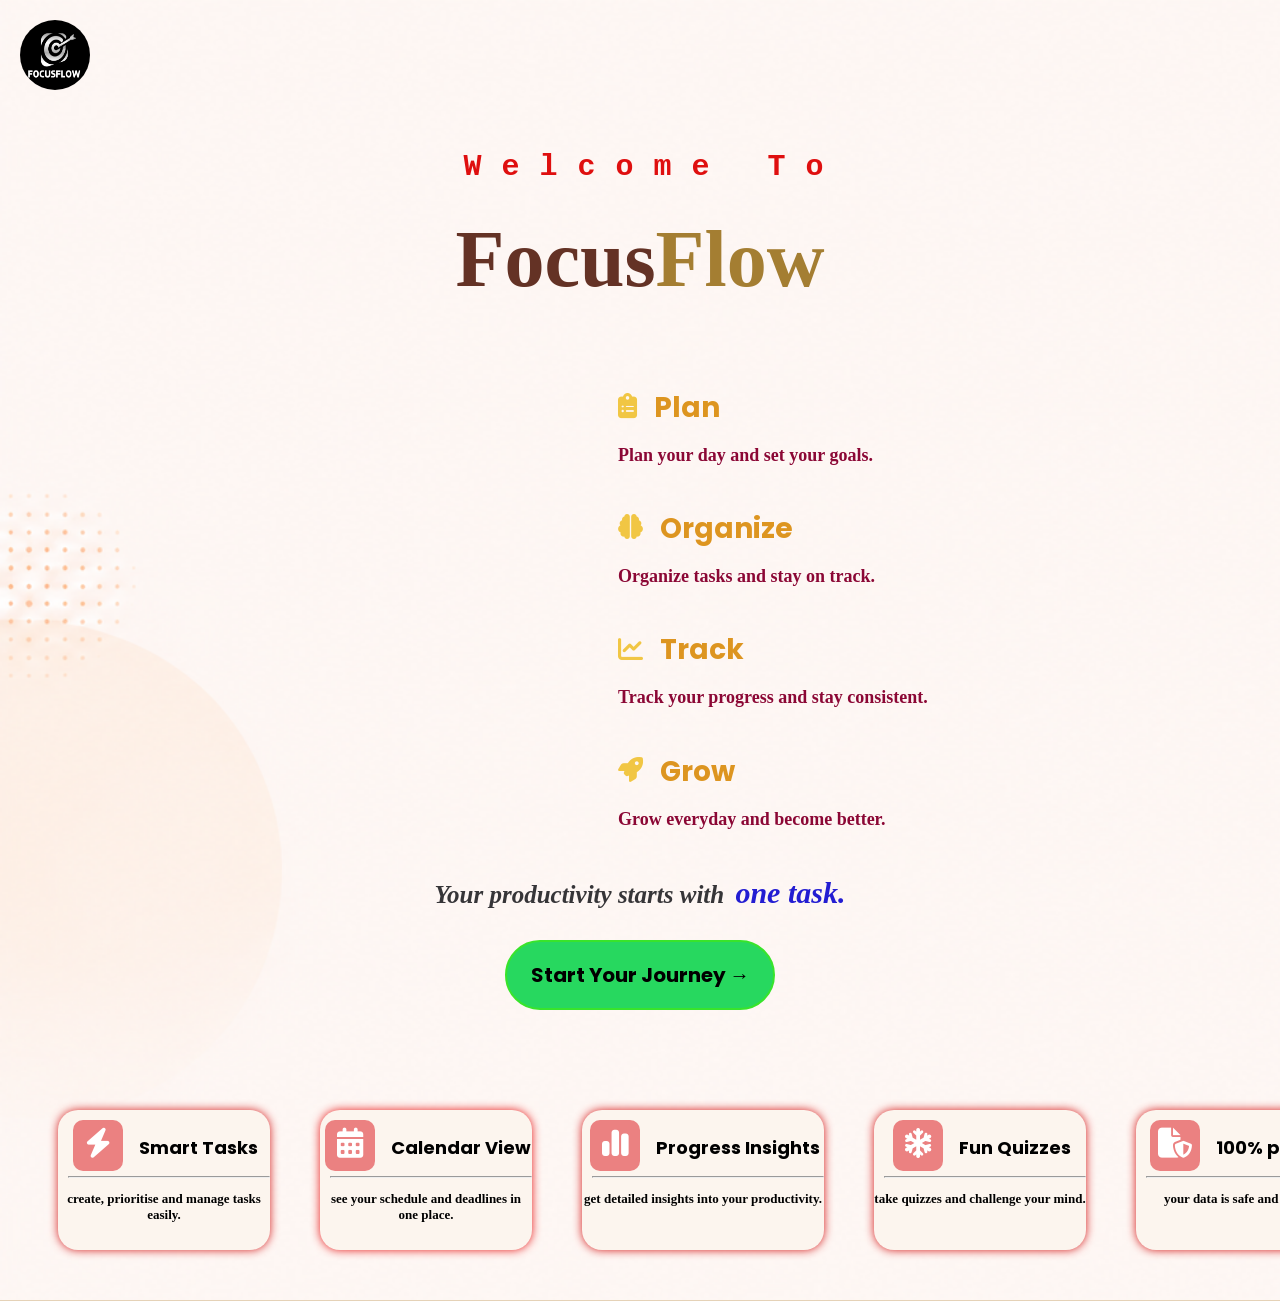
<file: index.html>
<!DOCTYPE html>
<html lang="en">
<head>
    <title>FocusFlow</title>
    <link rel="stylesheet" href="style.css">
   <link rel="weblogo" href="favicon.png" type="image">
    <link rel="stylesheet"
          href="https://cdnjs.cloudflare.com/ajax/libs/font-awesome/6.7.2/css/all.min.css">
    <link rel="preconnect" href="https://fonts.googleapis.com">
<link rel="preconnect" href="https://fonts.gstatic.com" crossorigin>
<link href="https://fonts.googleapis.com/css2?family=Poppins:wght@300;400;500;600;700&display=swap" rel="stylesheet">
</head>
<body>
<header class="hero">

    <div class="logo">
        <img src="logo.png" alt="FocusFlow Logo">
    </div>

    <div class="content">

        <p id="welcome">
            Welcome To
        </p>

        <h1 id="title">
            Focus<span class="span">Flow</span>
        </h1>

    </div>

</header>


 <section class="journey">

    <div class="step">
        <div class="icon">
            <i class="fa-solid fa-clipboard-list"></i>
        <h3>Plan</h3>
        </div>
        <p>Plan your day and set your goals.</p>

    </div>

    <div class="step">
        <div class="icon">
            <i class="fa-solid fa-brain"></i>
            <h3>Organize</h3>
        </div>

        <p>Organize tasks and stay on track.</p>

    </div>

    <div class="step">
        <div class="icon">
            <i class="fa-solid fa-chart-line"></i>
            <h3>Track</h3>
        </div>
        
        <p>Track your progress and stay consistent.</p>

    </div>

    <div class="step">
        <div class="icon">
            <i class="fa-solid fa-rocket"></i>
            <h3>Grow</h3>
        </div>

        <p>Grow everyday and become better.</p>

    </div>

</section>
      
<p class="quote">
    Your productivity starts with <span>one task.</span> 
</p>

<button id="start">
    Start Your Journey <span class="arrow">&rarr;</span>
</button>

</body>

<section class="cards">

    <div id="card1">
        <icard class="fa-solid fa-bolt"></icard>
        <p1>Smart  Tasks</p1>
        <hr>
        <p> create, prioritise and manage tasks easily.</p>

    </div>

    <div id="card2">
        <icard class="fa-solid fa-calendar-days"></icard>
        <p1>Calendar  View</p1>
         <hr>
        <p> see your schedule and deadlines in one place.</p>

    </div>

    <div id="card3">
        <icard class="fa-solid fa-chart-simple"></icard>
        <p1>Progress Insights</p1>
         <hr id="card3line">
        <p> get detailed insights into your productivity.</p>

    </div>

    <div id="card4">
        <icard class="fa-solid fa-snowflake"></icard>
        <p1>Fun Quizzes</p1>
         <hr>
        <p> take quizzes and challenge your mind.</p>

    </div>

    <div id="card5">
        <icard class="fa-solid fa-file-shield"></icard>
        <p1>100% private</p1>
         <hr>
        <p> your data is safe and secure.</p>

    </div>

</section>
</file>
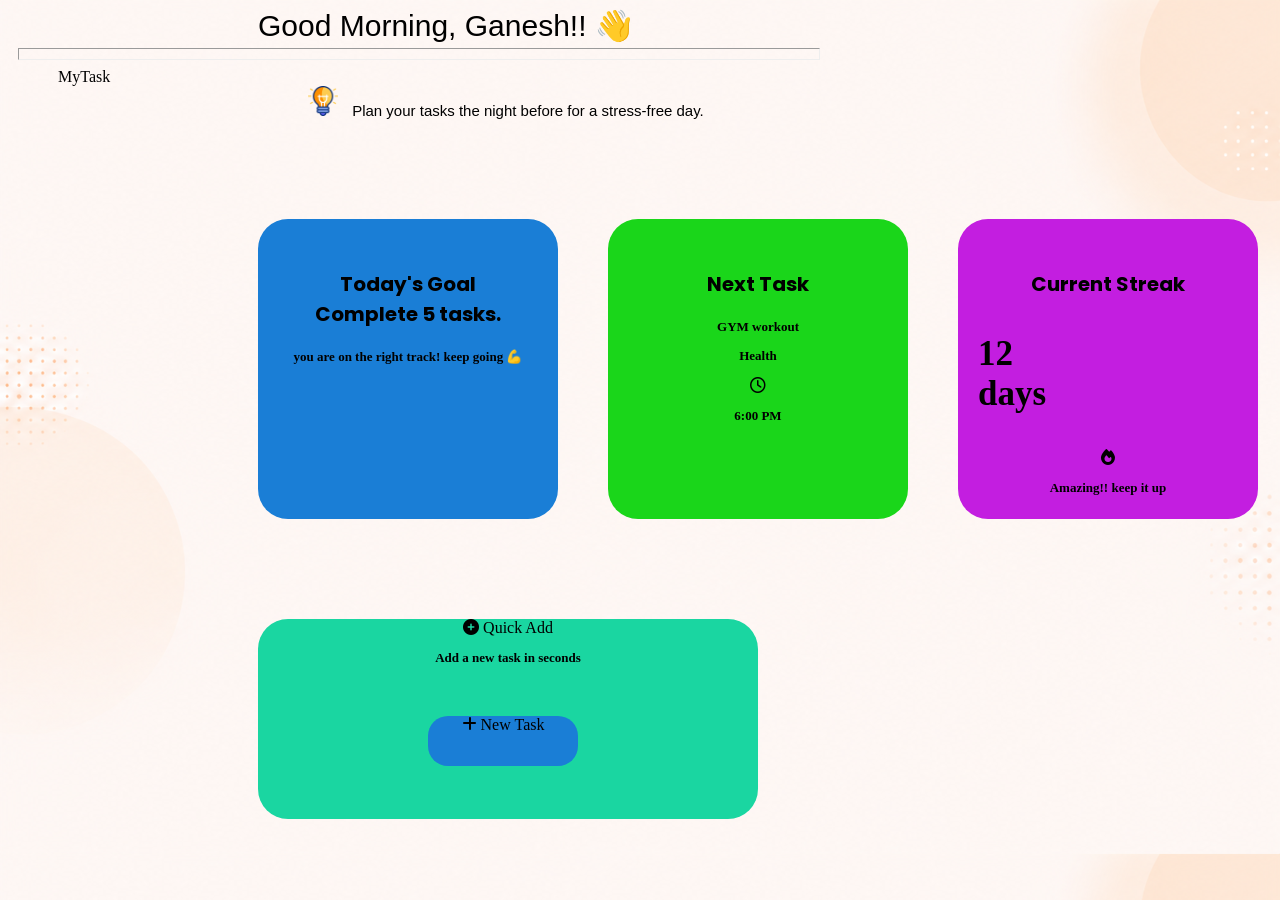
<file: mytask.html>
<!DOCTYPE html>
<html lang="en">
<head>
    <meta charset="UTF-8">
    <meta name="viewport" content="width=device-width, initial-scale=1.0">
    <title>FocusFlow</title>
    <link rel="stylesheet" href="style.css">
    <link rel="weblogo" href="favicon.png" type="image">
    <link rel="stylesheet"
          href="https://cdnjs.cloudflare.com/ajax/libs/font-awesome/6.7.2/css/all.min.css">
    <link rel="preconnect" href="https://fonts.googleapis.com">
    <link https://www.flaticon.com/free-icon/lightbulb_19034600?term=bulb+glow&page=1&position=7&origin=search&related_id=19034600 >
<link rel="preconnect" href="https://fonts.gstatic.com" crossorigin>
<link href="https://fonts.googleapis.com/css2?family=Poppins:wght@300;400;500;600;700&display=swap" rel="stylesheet">
</head>
<body>
    
    <header id="heading">
        Good Morning, Ganesh!! 👋
        
    </header>
<hr id="headingline">

    <div id="mytask">
        MyTask
    </div>
    
    <div  id="note">
        <img class="light" src="lightbulb.png" alt="bulb">
       <span>Plan your tasks the night before for a stress-free day.</span>

    </div>

    <section class="info">
    <div class="goal">
        <p id="ghunghat"> Today's Goal <br>Complete 5 tasks. </p>
        <p> you are on the right track! keep going 💪 </p>

    </div>

     <div class="nexttask">
        <p id="ghunghat"> Next Task</p>
        <p> GYM workout</p>
        <p> Health</p>
        <i class="fa-regular fa-clock"></i>
        <span>
        <p> 6:00 PM </p>
    </span>

    </div>

     <div class="streak">
        <p id="ghunghat"> Current Streak </p>
        <p id="milan">12 <br>
            days </p>
        <span> <i  class="fa-solid fa-fire"></i> </span>
         <p> Amazing!! keep it up </p>  

    </div>
    </section>

     <div>
        <p></p>

    </div>

     <div class="quickadd">

        <div class="night">
        <i class="fa-solid fa-circle-plus"></i>
        <span> Quick Add </span>
        </div>

        <p> Add a new task in seconds </p>

        <div id="newt">
        <i class="fa-solid fa-plus"></i>
        <span> New Task </span>
        </div>
        
    </div>
    <p></p>
    <p></p>

</body>
</html>
</file>
<file: style.css>
body{
    text-align: center;
    background-color: rgb(229, 210, 183);
    background-image: url("background.png");
    background-size: cover;
}

.logo{
    position: absolute;
    left: 20px;
    top: 20px;
}

.logo img{
    width: 70px;
    height: 70px;
    border-radius: 55%; 
}

#welcome{
    font-size: 30px;
    color: rgb(223, 15, 15);
    margin-top: 150px;
    margin-left:27px;
    font-family:monospace;
    letter-spacing: 20px;
}

#title{
    font-size: 80px;
    color: #643225;
    margin-top: 20px;
    
}

.span{
    color: #a47e32;
}

.journey{
    width: 400px;
    margin: 30px 610px;
    text-align: left;
    font-family:'poppins', 'outfit', 'plus-jakarta-sans', 'sans-serif' , 'Georgia,Verdana' , "Segoe UI";
}

.step h3{
    font-size: 28px;
    margin-bottom: 1px;
    color:#dd9520;
}

.step p{
    font-size: 18px;
    line-height: 0.8;
    color:#8b0735
}

.icon{
    display: flex;
    align-items: center;
    gap: 17px;
}

.icon i{
    font-size: 25px;
    color:#f1c644;
    margin-top:25px;
    
}

.quote{
    font-size: 25px;
    font-style: italic;
    margin-top: 50px;
    margin-bottom: 30px;
    color: rgb(54, 53, 56);
}
.quote span{
    color: #231dd2;
    font-weight: bold;
    font-size: 30px;
    margin-left: 5px;
}
   
#start{
    background-color: #27d85f;
    border:2px solid #38e42b; 
    border-radius: 50px;
    width:270px;
    height: 70px;
    font-size: 20px;
    font-weight: bold;
    font-family:'Times, serif',"Segoe UI" , 'poppins', 'outfit', 'plus-jakarta-sans', 'sans-serif' , 'Georgia,Verdana';
}
#start:hover{
    background-color: rgb(233, 168, 83); 
    transition: 0.6s;
    transform: scale(1.22);
    box-shadow: 0px 0px 10px #e09238;
    border: 2px solid #e09238;
}

/* #start{
    background-color: #27d85f;
    border: 2px solid #38e42b;
    border-radius: 30px;
    width: 230px;
    transition: background-color 0.6s ease, box-shadow 0.6s ease;
}

#start:hover{
    background-color: rgb(47, 232, 106);
    box-shadow: 0px 0px 10px #38e42b;
}

.arrow{
    display: inline-block;
    transition: transform 0.3s ease;
}

#start:hover .arrow{
    transform: translateX(8px);
} */

.cards{
    display: flex;
    margin-right:50px;
    margin-top: 100px;
    margin-bottom: 50px;
}

#card1{
    width: 350px;
    height: 140px;
    background-color: rgb(252, 245, 238);
    border-radius: 20px;
    margin-left: 50px;
    box-shadow: 0px 0px 10px #d62121;
}
#card1:hover{
    transform: scale(1.3);
    transition: 0.7s;
    background-color: rgb(182, 253, 232);
    BOX-shadow: 0px 0px 10px #1ad6a1;
}

#card2{
    width: 350px;
    height: 140px;
    background-color: rgb(252, 245, 238);
    border-radius: 20px;
    margin-left: 50px;
    margin-right:auto;
    box-shadow: 0px 0px 10px #e91c1c;
}
#card2:hover{
    transform: scale(1.3);
    transition: 0.7s;
    background-color: rgb(178, 251, 213);
    box-shadow: 0px 0px 10px #43f097;
}   

#card3{
    width: 400px;
    height: 140px;
    background-color: rgb(252, 245, 238);
    border-radius: 20px;
    margin-left: 50px;
    margin-right:auto;
    box-shadow: 0px 0px 10px #d61a1a;
}
#card3:hover{
    transform: scale(1.3);
    transition: 0.7s;
    background-color: rgb(165, 244, 169);
    box-shadow: 0px 0px 10px #1ad61a;
}

#card4{
    width: 350px;
    height: 140px;
    background-color: rgb(252, 245, 238);
    border-radius: 20px;
    margin-left: 50px;
    margin-right:auto;
    box-shadow: 0px 0px 10px #d61a1a;
}
#card4:hover{
    transform: scale(1.3);
    transition: 0.7s;
    background-color: rgba(229, 210, 245, 0.901);
    box-shadow: 0px 0px 10px #c31ee0;
}

#card5{
    width: 350px;
    height: 140px;
    background-color: rgb(252, 245, 238);
    border-radius: 20px;
    margin-left: 50px;
    margin-right:auto;
    box-shadow: 0px 0px 10px #d61a1a;

}

#card5:hover{
    transform: scale(1.3);
    transition: 0.7s;
    background-color: rgb(184, 217, 240);
    box-shadow: 0px 0px 10px #1a7ed6;
}


.cards #card1 icard, .cards #card2 icard, .cards #card3 icard, .cards #card4 icard, .cards #card5 icard{
    font-size: 30px;
    margin-left: 3px;
    margin-right: 2px;
    margin-top: 10px;
    color:#ffffff;
    width: 44px;
    height:40px;
    background-color: rgb(235, 129, 129);
    border-radius: 10px;
    padding:8px 3px 3px 3px;
}

hr{
    width:200px;
    margin-left: 10px;
    margin-top: 5px;
    
}

#card3line{
    width:230px;
}

p1{
    font-size: 18px;
    font-weight: bold;
    font-family: 'poppins', 'outfit', 'plus-jakarta-sans', 'sans-serif' , 'Georgia,Verdana' , "Segoe UI";
    margin-top: 70px;
    margin-left: 10px;
}
p{
    font-size: 13px;
    font-family: 'plus-jakarta-sans', 'sans-serif' , 'Georgia,Verdana' , "Segoe UI";
    font-weight: bold;
}

/* MyTask */

#heading{
    font-size:30px;
    font-family:'Franklin Gothic Medium', 'Arial Narrow', 'Arial', 'sans-serif' ;
    margin-left:250px;
    text-align:left ;
}
#headingline{
    width:800px;
    height:10px;
}

#mytask{
    text-align:left;
    margin-left:50px;
}
.light{
    width:30px;
    height:30px;
    margin-right:10px;

}
#note{
    text-align:left;
    margin-left:300px;
    font-size:15px;
    font-family:Verdana, Geneva, Tahoma, sans-serif;
}

.info{
    display:flex;
    margin-top:100px;
}

#ghunghat{
    font-size:20px;
    font-family:'poppins';
    margin-top:50px;
}

.goal{
    margin-left:250px ;
    width:300px;
    height:300px;
    background-color: #1a7ed6;
    border-radius:30px;
}
.goal:hover{
    transform: scale(1.15);
    transition: 0.8s;
}
   
.nexttask{
    margin-left:50px;
    width:300px;
    height:300px;
    background-color: #1ad61a;
    border-radius:30px;
}
.nexttask:hover{
    transform: scale(1.15);
    transition: 0.8s;
}
.streak{
    margin-left:50px;
    width:300px;
    height:300px;
    background-color: #c31ee0;
    border-radius:30px;
}
.streak:hover{
    transform: scale(1.15);
    transition: 0.8s;
}
#milan{
    text-align: left;
    margin-left:20px;
    font-size:35px;
}
#fire{
    align-item:right;
}

.quickadd{
    width:500px;
    height:200px;
    background-color: #1ad6a1;
    margin-left:250px;
    margin-top:100px;
    border-radius: 30px;
}
.quickadd.night{
    margin-top:50px;
    gap:20px;
    background-color: #1a7ed6;
    text-align:center;
    width:100px;
    margin-bottom: 80px;
}

#newt{
    width: 150px;
    height:50px;
    background-color: #1a7ed6;
    text-align:center;
    margin-left:170px;
    margin-top:50px;
    border-radius: 20px ;
}
</file>
